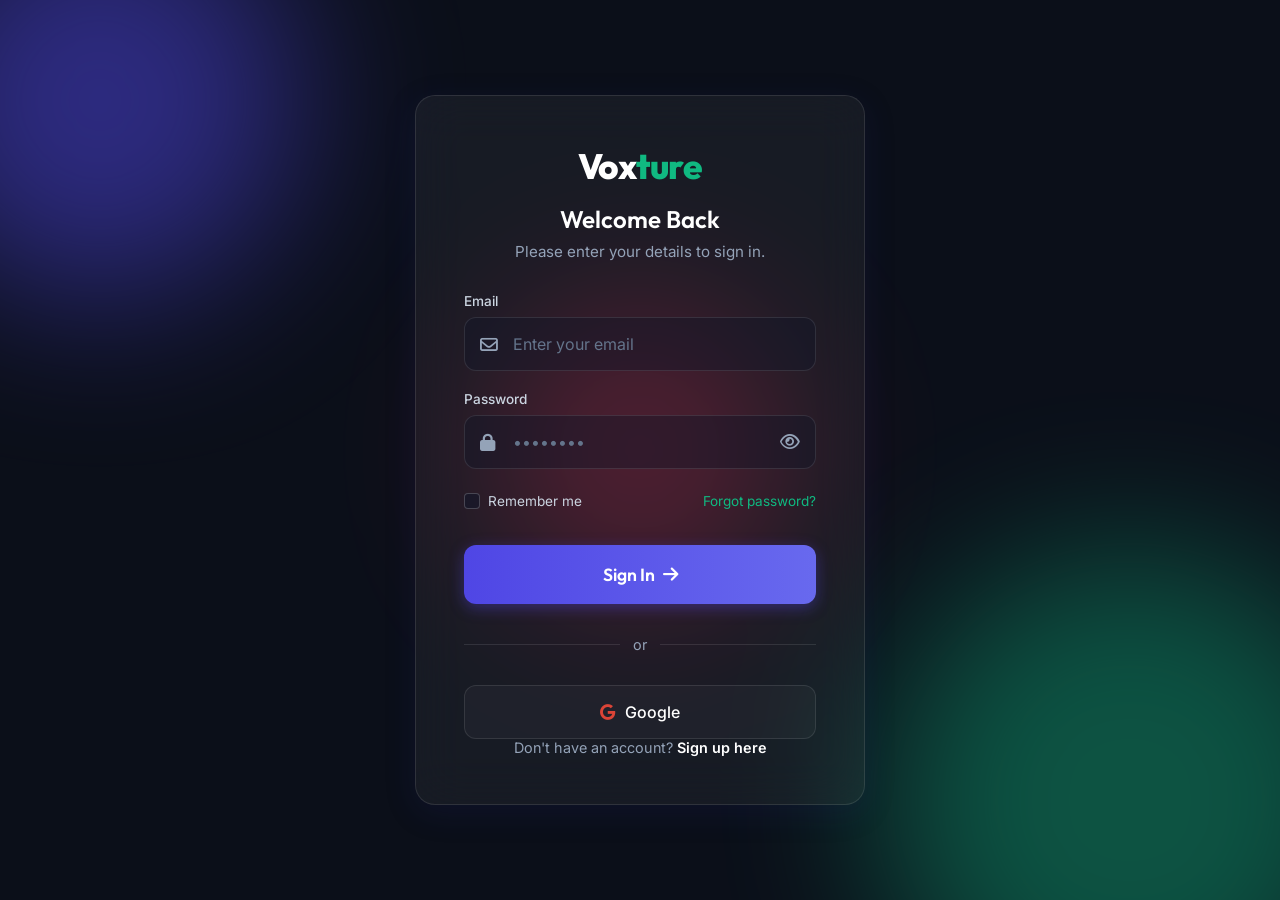
<file: login.html>
<!DOCTYPE html>
<html lang="en">

<head>
    <meta charset="UTF-8">
    <meta name="viewport" content="width=device-width, initial-scale=1.0">
    <title>Voxture | Login</title>
    <!-- Use base fonts and icons -->
    <link
        href="https://fonts.googleapis.com/css2?family=Inter:wght@400;500;600&family=Outfit:wght@500;700;800&display=swap"
        rel="stylesheet">
    <link rel="stylesheet" href="https://cdnjs.cloudflare.com/ajax/libs/font-awesome/6.4.0/css/all.min.css">
    <link rel="stylesheet" href="auth.css">
</head>

<body class="glass-auth-body">

    <!-- Background Animated Shapes for Glassmorphism Effect -->
    <div class="bg-shapes">
        <div class="shape shape-1"></div>
        <div class="shape shape-2"></div>
        <div class="shape shape-3"></div>
    </div>

    <!-- Centered Glassmorphism Card -->
    <div class="glass-login-card">

        <div class="card-header">
            <a href="index.html" class="brand-logo">Vox<span>ture</span></a>
            <h2>Welcome Back</h2>
            <p>Please enter your details to sign in.</p>
        </div>

        <!-- Error Message Container (Hidden by default) -->
        <div id="auth-error-msg" class="error-toast" style="display: none;">
            <i class="fas fa-exclamation-circle"></i>
            <span id="error-text">Invalid email or password. Please try again.</span>
        </div>

        <form id="centered-login-form" class="glass-form">

            <div class="input-group">
                <label for="email">Email</label>
                <div class="input-wrapper">
                    <i class="far fa-envelope input-icon"></i>
                    <input type="email" id="email" placeholder="Enter your email" required autocomplete="email">
                </div>
            </div>

            <div class="input-group">
                <label for="password">Password</label>
                <div class="input-wrapper">
                    <i class="fas fa-lock input-icon"></i>
                    <input type="password" id="password" placeholder="••••••••" required
                        autocomplete="current-password">
                    <button type="button" class="pwd-toggle" id="toggle-pwd" aria-label="Toggle password visibility">
                        <i class="far fa-eye"></i>
                    </button>
                </div>
            </div>

            <div class="form-options">
                <label class="checkbox-container">
                    <input type="checkbox" id="remember-me">
                    <span class="checkmark"></span>
                    Remember me
                </label>
                <a href="#" class="forgot-link">Forgot password?</a>
            </div>

            <!-- Animated interactive button -->
            <button type="submit" class="btn-animated-login" id="submit-btn">
                <span class="btn-text">Sign In</span>
                <i class="fas fa-arrow-right btn-icon"></i>
                <div class="spinner"><i class="fas fa-circle-notch fa-spin"></i></div>
            </button>

        </form>

        <div class="divider">
            <span>or</span>
        </div>

        <div class="social-auth">
            <button class="social-btn glass-btn" type="button">
                <i class="fab fa-google" style="color: #DB4437;"></i> Google
            </button>
        </div>

        <p class="auth-footer">
            Don't have an account? <a href="signup.html">Sign up here</a>
        </p>

    </div>

    <script src="auth.js"></script>
</body>

</html>
</file>
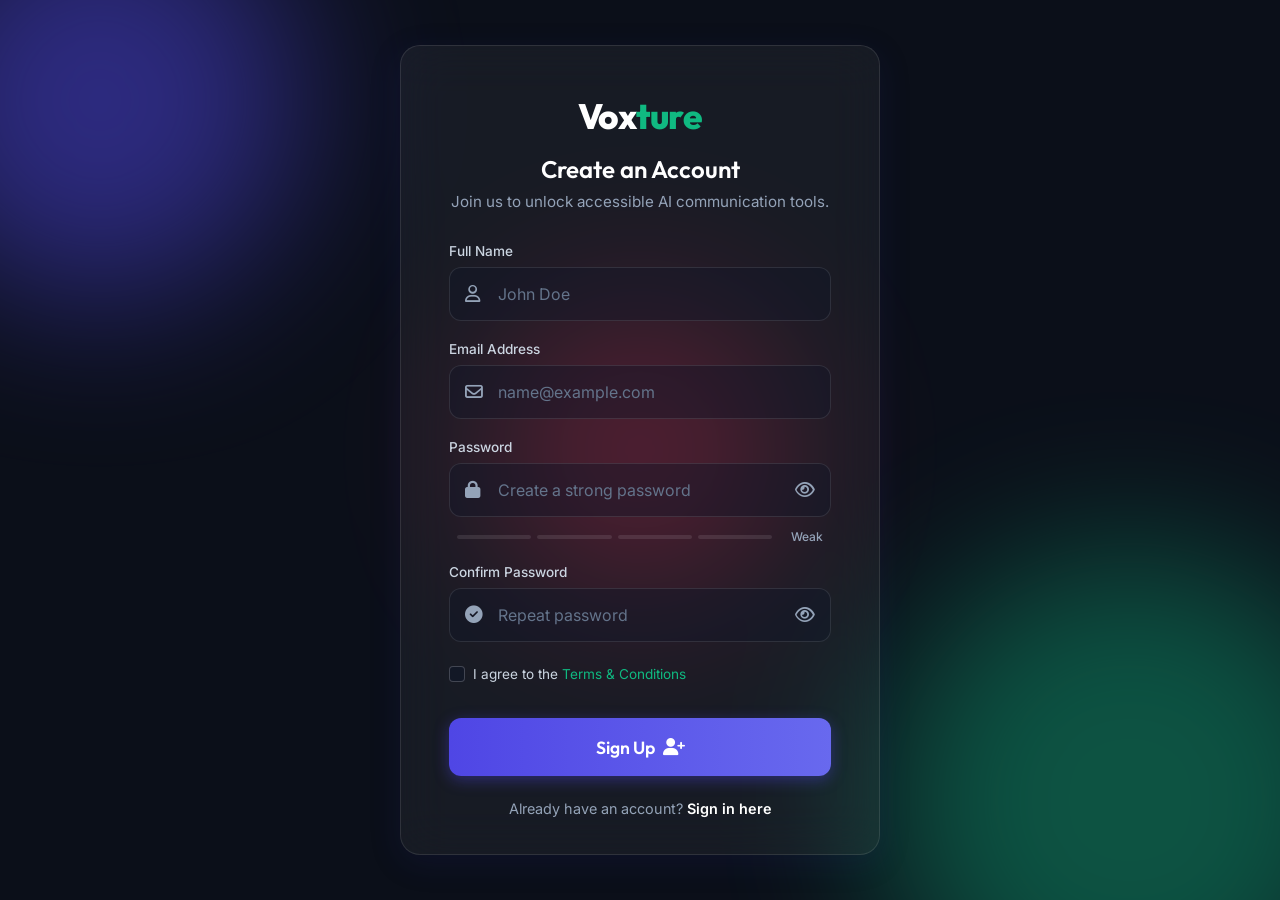
<file: signup.html>
<!DOCTYPE html>
<html lang="en">

<head>
    <meta charset="UTF-8">
    <meta name="viewport" content="width=device-width, initial-scale=1.0">
    <title>Voxture | Create Account</title>
    <!-- Use base fonts and icons -->
    <link
        href="https://fonts.googleapis.com/css2?family=Inter:wght@400;500;600&family=Outfit:wght@500;700;800&display=swap"
        rel="stylesheet">
    <link rel="stylesheet" href="https://cdnjs.cloudflare.com/ajax/libs/font-awesome/6.4.0/css/all.min.css">
    <link rel="stylesheet" href="auth.css">
</head>

<body class="glass-auth-body">

    <!-- Background Animated Shapes for Glassmorphism Effect -->
    <div class="bg-shapes">
        <div class="shape shape-1"></div>
        <div class="shape shape-2"></div>
        <div class="shape shape-3"></div>
    </div>

    <!-- Centered Glassmorphism Card -->
    <div class="glass-login-card signup-card">

        <div class="card-header">
            <a href="index.html" class="brand-logo">Vox<span>ture</span></a>
            <h2>Create an Account</h2>
            <p>Join us to unlock accessible AI communication tools.</p>
        </div>

        <!-- Error Message Container -->
        <div id="auth-error-msg" class="error-toast" style="display: none;">
            <i class="fas fa-exclamation-circle"></i>
            <span id="error-text">Passwords do not match.</span>
        </div>

        <form id="centered-signup-form" class="glass-form animated-form">

            <div class="input-group">
                <label for="name">Full Name</label>
                <div class="input-wrapper">
                    <i class="far fa-user input-icon"></i>
                    <input type="text" id="name" placeholder="John Doe" required autocomplete="name">
                </div>
            </div>

            <div class="input-group">
                <label for="email">Email Address</label>
                <div class="input-wrapper">
                    <i class="far fa-envelope input-icon"></i>
                    <input type="email" id="email" placeholder="name@example.com" required autocomplete="email">
                </div>
            </div>

            <div class="input-group">
                <label for="password">Password</label>
                <div class="input-wrapper">
                    <i class="fas fa-lock input-icon"></i>
                    <input type="password" id="password" placeholder="Create a strong password" required minlength="8">
                    <button type="button" class="pwd-toggle" id="toggle-pwd" aria-label="Toggle password visibility">
                        <i class="far fa-eye"></i>
                    </button>
                </div>
                <!-- Password Strength Indicator -->
                <div class="pwd-strength-meter">
                    <div class="strength-bar"></div>
                    <div class="strength-bar"></div>
                    <div class="strength-bar"></div>
                    <div class="strength-bar"></div>
                    <span id="strength-text" class="strength-text">Weak</span>
                </div>
            </div>

            <div class="input-group">
                <label for="confirm-password">Confirm Password</label>
                <div class="input-wrapper">
                    <i class="fas fa-check-circle input-icon"></i>
                    <input type="password" id="confirm-password" placeholder="Repeat password" required minlength="8">
                    <button type="button" class="pwd-toggle" id="toggle-confirm-pwd"
                        aria-label="Toggle password visibility">
                        <i class="far fa-eye"></i>
                    </button>
                </div>
            </div>

            <div class="form-options">
                <label class="checkbox-container terms-check">
                    <input type="checkbox" id="terms-agree" required>
                    <span class="checkmark"></span>
                    <span>I agree to the <a href="#" class="forgot-link">Terms & Conditions</a></span>
                </label>
            </div>

            <!-- Animated interactive button -->
            <button type="submit" class="btn-animated-login" id="submit-btn">
                <span class="btn-text">Sign Up</span>
                <i class="fas fa-user-plus btn-icon"></i>
                <div class="spinner"><i class="fas fa-circle-notch fa-spin"></i></div>
            </button>

        </form>

        <p class="auth-footer" style="margin-top: 1.5rem;">
            Already have an account? <a href="login.html">Sign in here</a>
        </p>

    </div>

    <!-- Include unified auth JS logic -->
    <script src="auth.js"></script>
</body>

</html>
</file>
<file: auth.css>
/* auth.css - Centered Glassmorphism Styling */

@import url('https://fonts.googleapis.com/css2?family=Inter:wght@400;500;600&family=Outfit:wght@500;700;800&display=swap');

:root {
    --primary-color: #4F46E5;
    --primary-hover: #4338CA;
    --secondary-color: #10B981;
    --text-dark: #1E293B;
    --text-light: #64748B;
    --error-color: #EF4444;
    --error-bg: #FEE2E2;
    --glass-bg: rgba(255, 255, 255, 0.2);
    --glass-border: rgba(255, 255, 255, 0.5);
    --glass-shadow: 0 8px 32px 0 rgba(31, 38, 135, 0.15);
    --font-heading: 'Outfit', sans-serif;
    --font-body: 'Inter', sans-serif;
    --border-radius: 20px;
    --transition: all 0.3s ease;
}

* {
    box-sizing: border-box;
    margin: 0;
    padding: 0;
}

body.glass-auth-body {
    font-family: var(--font-body);
    background: #0B0F19;
    /* Deep sophisticated dark background */
    min-height: 100vh;
    display: flex;
    align-items: center;
    justify-content: center;
    position: relative;
    overflow: hidden;
    color: white;
    padding: 2rem 0;
}

/* Background animated objects */
.bg-shapes {
    position: absolute;
    top: 0;
    left: 0;
    width: 100%;
    height: 100%;
    overflow: hidden;
    z-index: 0;
}

.shape {
    position: absolute;
    filter: blur(80px);
    border-radius: 50%;
    animation: drift 15s infinite alternate ease-in-out;
}

.shape-1 {
    width: 400px;
    height: 400px;
    background: #4F46E5;
    top: -100px;
    left: -100px;
    opacity: 0.5;
}

.shape-2 {
    width: 500px;
    height: 500px;
    background: #10B981;
    bottom: -150px;
    right: -100px;
    opacity: 0.4;
    animation-delay: -5s;
}

.shape-3 {
    width: 300px;
    height: 300px;
    background: #E11D48;
    top: 50%;
    left: 50%;
    transform: translate(-50%, -50%);
    opacity: 0.3;
    animation-delay: -10s;
}

@keyframes drift {
    0% {
        transform: scale(1) translate(0, 0);
    }

    33% {
        transform: scale(1.1) translate(30px, -50px);
    }

    66% {
        transform: scale(0.9) translate(-40px, 40px);
    }

    100% {
        transform: scale(1.05) translate(20px, 20px);
    }
}

/* Glassmorphism Card Main Container */
.glass-login-card {
    background: rgba(255, 255, 255, 0.05);
    /* Extremely subtle white */
    backdrop-filter: blur(24px);
    -webkit-backdrop-filter: blur(24px);
    border: 1px solid rgba(255, 255, 255, 0.1);
    box-shadow: var(--glass-shadow);
    border-radius: var(--border-radius);
    padding: 3rem;
    width: 100%;
    max-width: 450px;
    z-index: 10;
    position: relative;
    transform: translateY(20px);
    opacity: 0;
    animation: slideUp 0.6s ease-out forwards;
}

/* Expanding for Signup Page which has more fields */
.signup-card {
    max-width: 480px;
    max-height: 90vh;
    overflow-y: auto;
}

/* Custom scrollbar for glass */
.signup-card::-webkit-scrollbar {
    width: 6px;
}

.signup-card::-webkit-scrollbar-track {
    background: transparent;
}

.signup-card::-webkit-scrollbar-thumb {
    background: rgba(255, 255, 255, 0.2);
    border-radius: 10px;
}

@keyframes slideUp {
    to {
        transform: translateY(0);
        opacity: 1;
    }
}

/* Card Header */
.card-header {
    text-align: center;
    margin-bottom: 2rem;
}

.brand-logo {
    display: inline-block;
    font-family: var(--font-heading);
    font-size: 2.2rem;
    font-weight: 800;
    color: white;
    text-decoration: none;
    margin-bottom: 1rem;
    letter-spacing: -0.5px;
}

.brand-logo span {
    color: var(--secondary-color);
}

.card-header h2 {
    font-family: var(--font-heading);
    font-size: 1.5rem;
    margin-bottom: 0.5rem;
    font-weight: 600;
}

.card-header p {
    color: #94A3B8;
    font-size: 0.95rem;
}

/* Error Toast Styling */
.error-toast {
    background-color: rgba(239, 68, 68, 0.1);
    border: 1px solid rgba(239, 68, 68, 0.3);
    color: #FCA5A5;
    padding: 1rem;
    border-radius: 12px;
    margin-bottom: 1.5rem;
    display: flex;
    align-items: center;
    gap: 12px;
    font-size: 0.9rem;
    animation: shake 0.5s ease-in-out;
}

@keyframes shake {

    0%,
    100% {
        transform: translateX(0);
    }

    20%,
    60% {
        transform: translateX(-5px);
    }

    40%,
    80% {
        transform: translateX(5px);
    }
}

/* Form Styles */
.glass-form {
    display: flex;
    flex-direction: column;
    gap: 1.25rem;
}

/* Modifiers for Signup */
.animated-form .input-group {
    animation: fadeIn 0.4s ease forwards;
    opacity: 0;
}

.animated-form .input-group:nth-child(1) {
    animation-delay: 0.1s;
}

.animated-form .input-group:nth-child(2) {
    animation-delay: 0.2s;
}

.animated-form .input-group:nth-child(3) {
    animation-delay: 0.3s;
}

.animated-form .input-group:nth-child(4) {
    animation-delay: 0.4s;
}

@keyframes fadeIn {
    to {
        opacity: 1;
    }
}

.input-group label {
    display: block;
    font-size: 0.85rem;
    color: #CBD5E1;
    margin-bottom: 0.5rem;
    font-weight: 500;
}

.input-wrapper {
    position: relative;
    display: flex;
    align-items: center;
}

.input-icon {
    position: absolute;
    left: 1rem;
    color: #94A3B8;
    font-size: 1.1rem;
    transition: var(--transition);
}

.input-wrapper input {
    width: 100%;
    background: rgba(15, 23, 42, 0.4);
    /* Darkened semi-transparent input */
    border: 1px solid rgba(255, 255, 255, 0.1);
    border-radius: 12px;
    padding: 1rem 1rem 1rem 3rem;
    color: white;
    font-family: var(--font-body);
    font-size: 1rem;
    transition: var(--transition);
}

/* Highlight icon when input is active */
.input-wrapper input:focus+.input-icon,
.input-wrapper input:focus~.input-icon {
    color: var(--primary-color);
}

.input-wrapper input:focus {
    outline: none;
    border-color: rgba(79, 70, 229, 0.5);
    background: rgba(15, 23, 42, 0.7);
    box-shadow: 0 0 0 4px rgba(79, 70, 229, 0.15);
}

.input-wrapper input::placeholder {
    color: #64748B;
}

.pwd-toggle {
    position: absolute;
    right: 1rem;
    background: none;
    border: none;
    color: #94A3B8;
    cursor: pointer;
    font-size: 1.1rem;
    transition: var(--transition);
    padding: 0;
}

.pwd-toggle:hover {
    color: white;
}

/* Password Strength Indicator */
.pwd-strength-meter {
    display: flex;
    align-items: center;
    gap: 6px;
    margin-top: 0.75rem;
    padding: 0 0.5rem;
}

.strength-bar {
    height: 4px;
    flex: 1;
    background: rgba(255, 255, 255, 0.1);
    border-radius: 2px;
    transition: var(--transition);
}

.strength-text {
    font-size: 0.75rem;
    color: #94A3B8;
    min-width: 45px;
    text-align: right;
    font-weight: 500;
}

/* Strength Colors */
.strength-1 .strength-bar:nth-child(1) {
    background: #EF4444;
}

.strength-2 .strength-bar:nth-child(1),
.strength-2 .strength-bar:nth-child(2) {
    background: #F59E0B;
}

.strength-3 .strength-bar:nth-child(1),
.strength-3 .strength-bar:nth-child(2),
.strength-3 .strength-bar:nth-child(3) {
    background: #3B82F6;
}

.strength-4 .strength-bar {
    background: #10B981;
}

.strength-color-1 {
    color: #EF4444;
}

.strength-color-2 {
    color: #F59E0B;
}

.strength-color-3 {
    color: #3B82F6;
}

.strength-color-4 {
    color: #10B981;
}

/* Options row: check/forgot */
.form-options {
    display: flex;
    justify-content: space-between;
    align-items: center;
    margin-top: 0.25rem;
    margin-bottom: 0.5rem;
}

.checkbox-container {
    display: flex;
    align-items: center;
    gap: 8px;
    color: #CBD5E1;
    font-size: 0.85rem;
    cursor: pointer;
    user-select: none;
    position: relative;
    padding-left: 24px;
}

.checkbox-container.terms-check {
    width: 100%;
}

.checkbox-container input {
    position: absolute;
    opacity: 0;
    cursor: pointer;
    height: 0;
    width: 0;
}

.checkmark {
    position: absolute;
    top: 50%;
    left: 0;
    transform: translateY(-50%);
    height: 16px;
    width: 16px;
    background-color: rgba(15, 23, 42, 0.5);
    border: 1px solid rgba(255, 255, 255, 0.2);
    border-radius: 4px;
    transition: var(--transition);
}

.checkbox-container:hover input~.checkmark {
    border-color: rgba(255, 255, 255, 0.4);
}

.checkbox-container input:checked~.checkmark {
    background-color: var(--primary-color);
    border-color: var(--primary-color);
}

.checkmark:after {
    content: "";
    position: absolute;
    display: none;
    left: 5px;
    top: 2px;
    width: 3px;
    height: 7px;
    border: solid white;
    border-width: 0 2px 2px 0;
    transform: rotate(45deg);
}

.checkbox-container input:checked~.checkmark:after {
    display: block;
}

.forgot-link {
    color: var(--secondary-color);
    font-size: 0.85rem;
    text-decoration: none;
    transition: var(--transition);
}

.forgot-link:hover {
    color: #34D399;
    text-decoration: underline;
}

/* Animated Login Button */
.btn-animated-login {
    position: relative;
    width: 100%;
    padding: 1.1rem;
    background: linear-gradient(90deg, var(--primary-color), #818CF8);
    background-size: 200% auto;
    color: white;
    border: none;
    border-radius: 12px;
    font-family: var(--font-heading);
    font-size: 1.1rem;
    font-weight: 600;
    cursor: pointer;
    display: flex;
    align-items: center;
    justify-content: center;
    gap: 8px;
    transition: 0.4s ease;
    box-shadow: 0 4px 15px rgba(79, 70, 229, 0.4);
    overflow: hidden;
    margin-top: 0.5rem;
}

.btn-animated-login:hover {
    background-position: right center;
    transform: translateY(-2px);
    box-shadow: 0 8px 25px rgba(79, 70, 229, 0.5);
}

.btn-animated-login .spinner {
    display: none;
    position: absolute;
    right: 1.5rem;
}

.btn-animated-login.loading {
    background: rgba(79, 70, 229, 0.7);
    cursor: not-allowed;
    pointer-events: none;
}

.btn-animated-login.loading .btn-text {
    opacity: 0.8;
}

.btn-animated-login.loading .btn-icon {
    display: none;
}

.btn-animated-login.loading .spinner {
    display: block;
}

.btn-animated-login.success {
    background: var(--secondary-color);
    pointer-events: none;
}

/* Social Buttons & Dividers */
.divider {
    text-align: center;
    position: relative;
    margin: 2rem 0;
    color: #94A3B8;
    font-size: 0.9rem;
}

.divider::before,
.divider::after {
    content: "";
    position: absolute;
    top: 50%;
    width: calc(50% - 20px);
    height: 1px;
    background: rgba(255, 255, 255, 0.1);
}

.divider::before {
    left: 0;
}

.divider::after {
    right: 0;
}

.social-auth {
    display: flex;
    justify-content: center;
}

.glass-btn {
    width: 100%;
    display: flex;
    align-items: center;
    justify-content: center;
    gap: 10px;
    padding: 1rem;
    background: rgba(255, 255, 255, 0.03);
    border: 1px solid rgba(255, 255, 255, 0.1);
    color: white;
    border-radius: 12px;
    font-family: var(--font-body);
    font-size: 1rem;
    font-weight: 500;
    cursor: pointer;
    transition: var(--transition);
}

.glass-btn:hover {
    background: rgba(255, 255, 255, 0.1);
    border-color: rgba(255, 255, 255, 0.2);
}

/* Footer Link */
.auth-footer {
    text-align: center;
    font-size: 0.9rem;
    color: #94A3B8;
}

.auth-footer a {
    color: white;
    text-decoration: none;
    font-weight: 600;
    transition: var(--transition);
}

.auth-footer a:hover {
    color: var(--primary-color);
    text-decoration: underline;
}

/* Responsive adjustments */
@media (max-width: 500px) {
    .glass-login-card {
        padding: 2rem;
        margin: 1rem;
        width: calc(100% - 2rem);
    }

    .card-header h2 {
        font-size: 1.35rem;
    }
}
</file>
